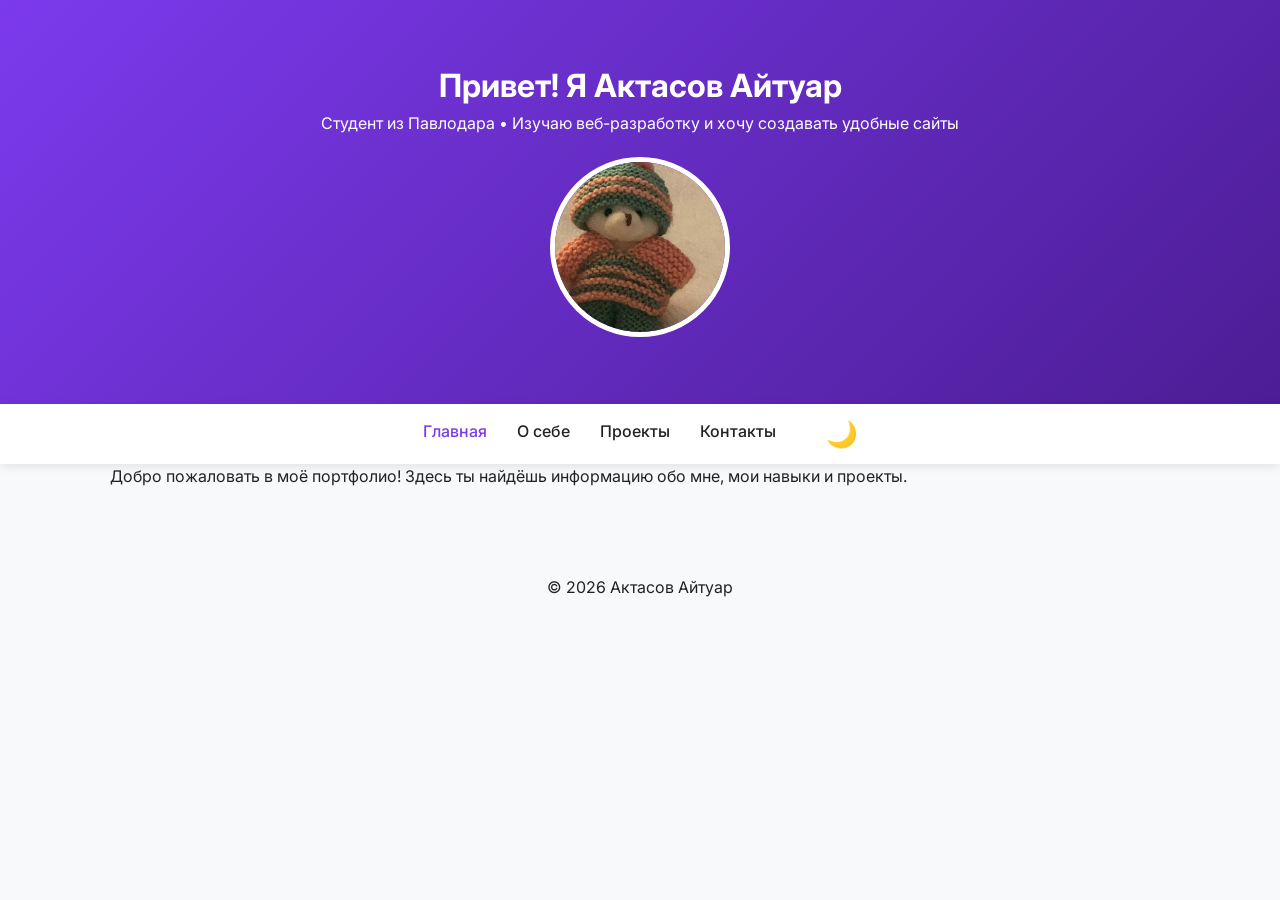
<file: index.html>
<!DOCTYPE html>
<html lang="ru">
<head>
    <meta charset="UTF-8">
    <meta name="viewport" content="width=device-width, initial-scale=1.0">
    <title>Актасов Айтуар | Портфолио</title>
    <link rel="stylesheet" href="style.css">
    <link rel="preconnect" href="https://fonts.googleapis.com">
    <link rel="preconnect" href="https://fonts.gstatic.com" crossorigin>
    <link href="https://fonts.googleapis.com/css2?family=Inter:wght@300;400;500;600;700&display=swap" rel="stylesheet">
    <link rel="stylesheet" href="https://cdnjs.cloudflare.com/ajax/libs/font-awesome/6.5.0/css/all.min.css">
</head>
<body>
    <header>
        <div class="container">
            <h1>Привет! Я Актасов Айтуар</h1>
            <p class="lead">Студент из Павлодара • Изучаю веб-разработку и хочу создавать удобные сайты</p>
            <img src="ava.png" alt="Актасов Айтуар" class="avatar">
        </div>
    </header>

    <nav class="navbar">
        <div class="container">
            <a href="index.html" class="active">Главная</a>
            <a href="about.html">О себе</a>
            <a href="projects.html">Проекты</a>
            <a href="contact.html">Контакты</a>
            <button id="theme-toggle" aria-label="Сменить тему">🌙</button>
        </div>
    </nav>

    <main class="container">
        <section class="hero">
            <p>Добро пожаловать в моё портфолио! Здесь ты найдёшь информацию обо мне, мои навыки и проекты.</p>
        </section>
    </main>

    <footer>
        <p>© 2026 Актасов Айтуар</p>
    </footer>

    <script src="script.js"></script>
</body>
</html>
</file>
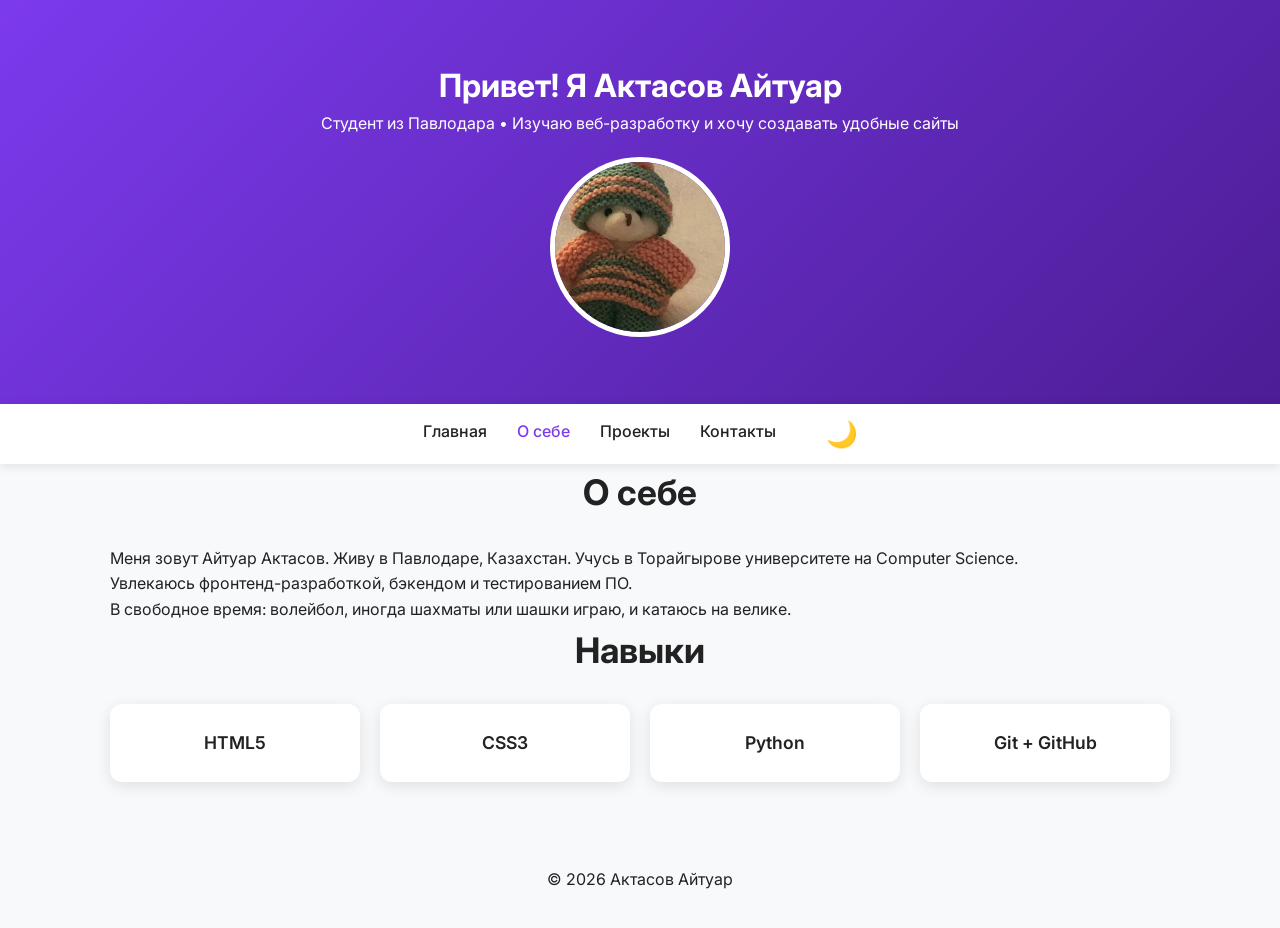
<file: about.html>
<!DOCTYPE html>
<html lang="ru">
<head>
    <meta charset="UTF-8">
    <meta name="viewport" content="width=device-width, initial-scale=1.0">
    <title>О себе | Актасов Айтуар</title>
    <link rel="stylesheet" href="style.css">
    <link rel="preconnect" href="https://fonts.googleapis.com">
    <link rel="preconnect" href="https://fonts.gstatic.com" crossorigin>
    <link href="https://fonts.googleapis.com/css2?family=Inter:wght@300;400;500;600;700&display=swap" rel="stylesheet">
    <link rel="stylesheet" href="https://cdnjs.cloudflare.com/ajax/libs/font-awesome/6.5.0/css/all.min.css">
</head>
<body>
    <header>
        <div class="container">
            <h1>Привет! Я Актасов Айтуар</h1>
            <p class="lead">Студент из Павлодара • Изучаю веб-разработку и хочу создавать удобные сайты</p>
            <img src="ava.png" alt="Актасов Айтуар" class="avatar">
        </div>
    </header>

    <nav class="navbar">
        <div class="container">
            <a href="index.html">Главная</a>
            <a href="about.html" class="active">О себе</a>
            <a href="projects.html">Проекты</a>
            <a href="contact.html">Контакты</a>
            <button id="theme-toggle" aria-label="Сменить тему">🌙</button>
        </div>
    </nav>

    <main class="container">
        <section id="about">
            <h2>О себе</h2>
            <p>Меня зовут Айтуар Актасов. Живу в Павлодаре, Казахстан. Учусь в Торайгырове университете на Computer Science.</p>
            <p>Увлекаюсь фронтенд-разработкой, бэкендом и тестированием ПО.</p>
            <p>В свободное время: волейбол, иногда шахматы или шашки играю, и катаюсь на велике.</p>
        </section>

        <section id="skills">
            <h2>Навыки</h2>
            <div class="skills-grid">
                <div class="skill-card">HTML5</div>
                <div class="skill-card">CSS3</div>
                <div class="skill-card">Python</div>
                <div class="skill-card">Git + GitHub</div>
            </div>
        </section>
    </main>

    <footer>
        <p>© 2026 Актасов Айтуар</p>
    </footer>

    <script src="script.js"></script>
</body>
</html>
</file>
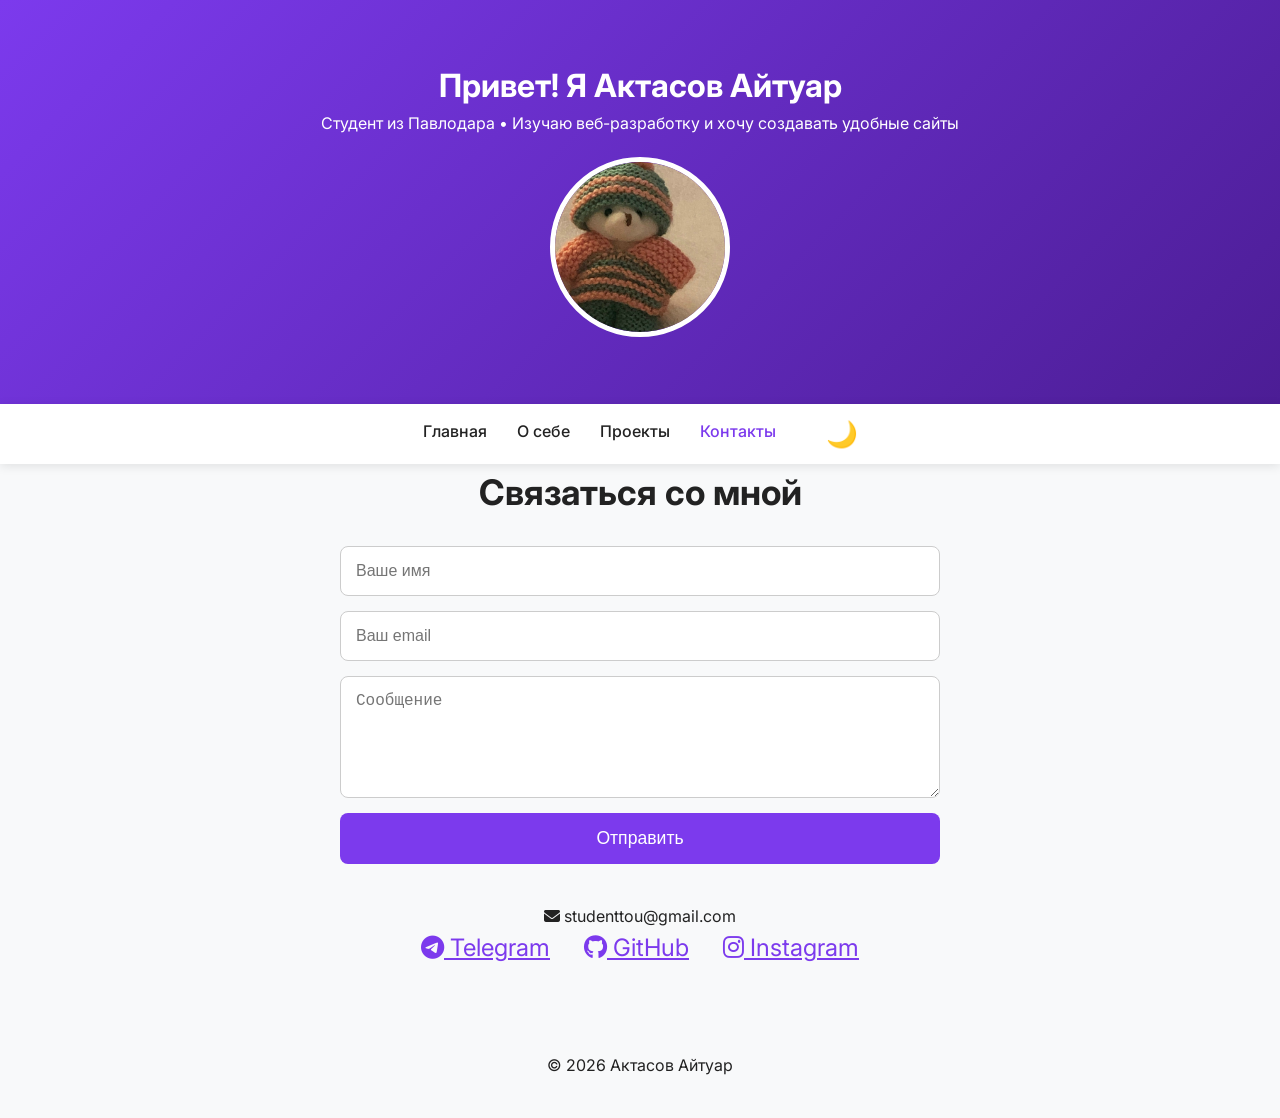
<file: contact.html>
<!DOCTYPE html>
<html lang="ru">
<head>
    <meta charset="UTF-8">
    <meta name="viewport" content="width=device-width, initial-scale=1.0">
    <title>Контакты | Актасов Айтуар</title>
    <link rel="stylesheet" href="style.css">
    <link rel="preconnect" href="https://fonts.googleapis.com">
    <link rel="preconnect" href="https://fonts.gstatic.com" crossorigin>
    <link href="https://fonts.googleapis.com/css2?family=Inter:wght@300;400;500;600;700&display=swap" rel="stylesheet">
    <link rel="stylesheet" href="https://cdnjs.cloudflare.com/ajax/libs/font-awesome/6.5.0/css/all.min.css">
</head>
<body>
    <header>
        <div class="container">
            <h1>Привет! Я Актасов Айтуар</h1>
            <p class="lead">Студент из Павлодара • Изучаю веб-разработку и хочу создавать удобные сайты</p>
            <img src="ava.png" alt="Актасов Айтуар" class="avatar">
        </div>
    </header>

    <nav class="navbar">
        <div class="container">
            <a href="index.html">Главная</a>
            <a href="about.html">О себе</a>
            <a href="projects.html">Проекты</a>
            <a href="contact.html" class="active">Контакты</a>
            <button id="theme-toggle" aria-label="Сменить тему">🌙</button>
        </div>
    </nav>

    <main class="container">
        <section id="contacts">
            <h2>Связаться со мной</h2>
            <form id="contact-form">
                <input type="text" placeholder="Ваше имя" required>
                <input type="email" placeholder="Ваш email" required>
                <textarea placeholder="Сообщение" rows="5" required></textarea>
                <button type="submit">Отправить</button>
            </form>

            <div class="social-links">
                <p><i class="fas fa-envelope"></i> studenttou@gmail.com</p>
                <a href="https://t.me/ait_tg" target="_blank"><i class="fab fa-telegram"></i> Telegram</a>
                <a href="https://github.com/AktasovAituar" target="_blank"><i class="fab fa-github"></i> GitHub</a>
                <a href="https://instagram.com/" target="_blank"><i class="fab fa-instagram"></i> Instagram</a>
            </div>
        </section>
    </main>

    <footer>
        <p>© 2026 Актасов Айтуар</p>
    </footer>

    <script src="script.js"></script>
</body>
</html>
</file>
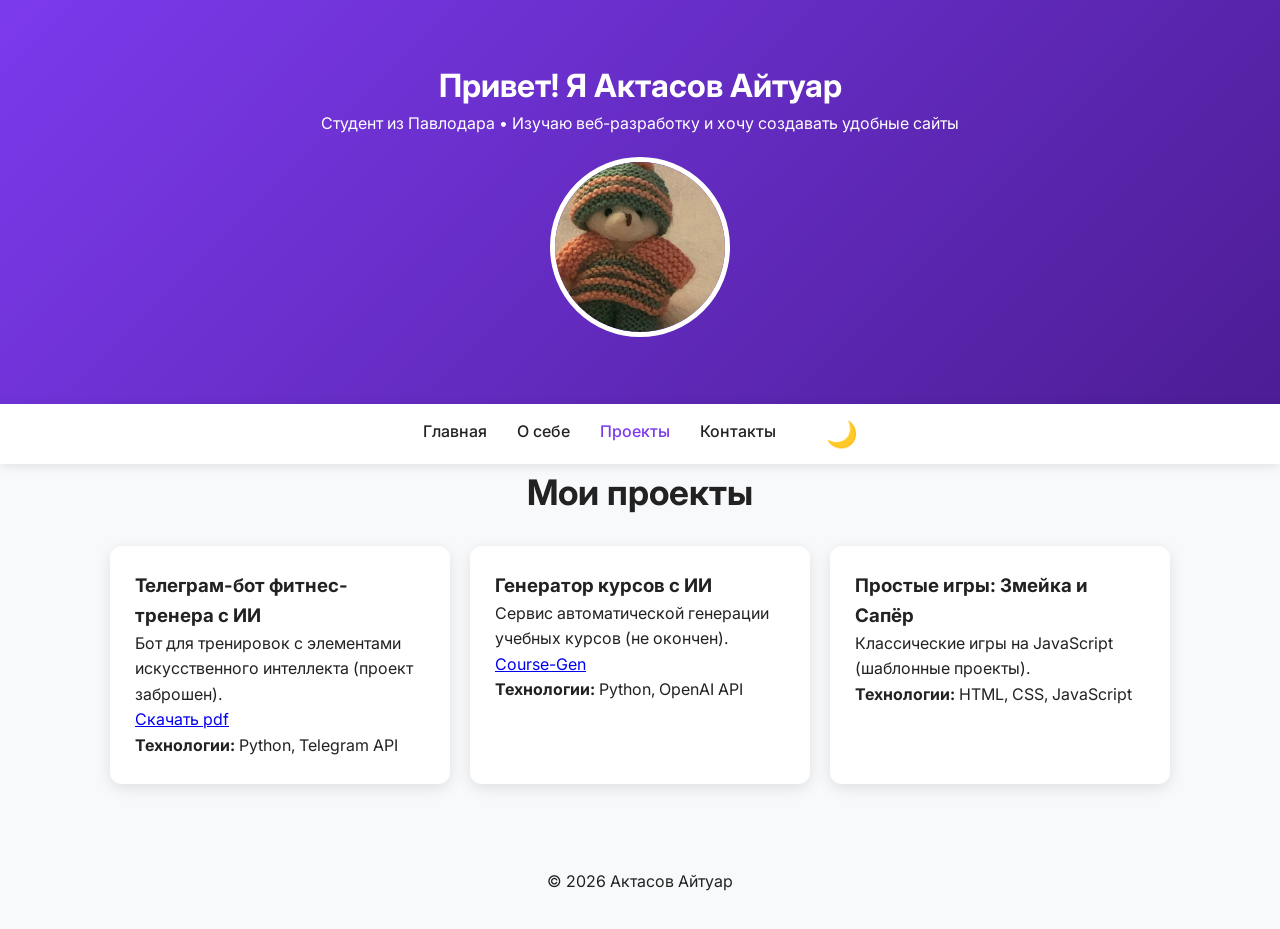
<file: projects.html>
<!DOCTYPE html>
<html lang="ru">
<head>
    <meta charset="UTF-8">
    <meta name="viewport" content="width=device-width, initial-scale=1.0">
    <title>Проекты | Актасов Айтуар</title>
    <link rel="stylesheet" href="style.css">
    <link rel="preconnect" href="https://fonts.googleapis.com">
    <link rel="preconnect" href="https://fonts.gstatic.com" crossorigin>
    <link href="https://fonts.googleapis.com/css2?family=Inter:wght@300;400;500;600;700&display=swap" rel="stylesheet">
    <link rel="stylesheet" href="https://cdnjs.cloudflare.com/ajax/libs/font-awesome/6.5.0/css/all.min.css">
</head>
<body>
    <header>
        <div class="container">
            <h1>Привет! Я Актасов Айтуар</h1>
            <p class="lead">Студент из Павлодара • Изучаю веб-разработку и хочу создавать удобные сайты</p>
            <img src="ava.png" alt="Актасов Айтуар" class="avatar">
        </div>
    </header>

    <nav class="navbar">
        <div class="container">
            <a href="index.html">Главная</a>
            <a href="about.html">О себе</a>
            <a href="projects.html" class="active">Проекты</a>
            <a href="contact.html">Контакты</a>
            <button id="theme-toggle" aria-label="Сменить тему">🌙</button>
        </div>
    </nav>

    <main class="container">
        <section id="projects">
            <h2>Мои проекты</h2>
            <div class="project-grid">
                <div class="project-card">
                    <h3>Телеграм-бот фитнес-тренера с ИИ</h3>
                    <p>Бот для тренировок с элементами искусственного интеллекта (проект заброшен).</p>
                    <a href="document.pdf" download>Скачать pdf</a>
                    <p><strong>Технологии:</strong> Python, Telegram API</p>
                </div>
                <div class="project-card">
                    <h3>Генератор курсов с ИИ</h3>
                    <p>Сервис автоматической генерации учебных курсов (не окончен).</p>
                    <a href="https://github.com/Cobblestone-Generator/Course-Gen"target="_blank">Course-Gen</a>
                    <p><strong>Технологии:</strong> Python, OpenAI API</p>
                </div>
                <div class="project-card">
                    <h3>Простые игры: Змейка и Сапёр</h3>
                    <p>Классические игры на JavaScript (шаблонные проекты).</p>
                    <p><strong>Технологии:</strong> HTML, CSS, JavaScript</p>
                </div>
            </div>
        </section>
    </main>

    <footer>
        <p>© 2026 Актасов Айтуар</p>
    </footer>

    <script src="script.js"></script>
</body>
</html>
</file>
<file: style.css>
:root {
    --bg: #f8f9fa;
    --text: #222;
    --accent: #7C3AED;          
    --card: #fff;
}

.dark {
    --bg: #1a1a2e;
    --text: #eee;
    --accent: #A78BFA;           
    --card: #16213e;
}

* { margin:0; padding:0; box-sizing:border-box; }
body {
    font-family: 'Inter', sans-serif;
    background: var(--bg);
    color: var(--text);
    line-height: 1.6;
}
.container { max-width: 1100px; margin: 0 auto; padding: 0 20px; }

header {
    background: linear-gradient(135deg, #7C3AED, #4C1D95);
    color: white;
    text-align: center;
    padding: 60px 20px;
}
.avatar {
    width: 180px;
    height: 180px;
    border-radius: 50%;
    border: 5px solid white;
    margin-top: 20px;
    object-fit: cover;
    animation: pulse 1.5s infinite ease-in-out;
}
@keyframes pulse{
0%{transform:scale(1);}
50%{transform:scale(1.1);}
100%{transform: scale(1);}
}
.navbar {
    background: var(--card);
    box-shadow: 0 2px 10px rgba(0,0,0,0.1);
    position: sticky;
    top: 0;
    z-index: 100;
}
.navbar .container {
    display: flex;
    justify-content: center;
    gap: 30px;
    padding: 15px 0;
    flex-wrap: wrap;
}
.navbar a {
    color: var(--text);
    text-decoration: none;
    font-weight: 500;
    transition: color 0.3s;
}
.navbar a:hover, .navbar a.active { color: var(--accent); }
#theme-toggle {
    background: none;
    border: none;
    font-size: 1.6rem;
    cursor: pointer;
    margin-left: 20px;
}

main { padding: 60px 0; }
h2 { margin-bottom: 25px; font-size: 2.2rem; text-align: center; }
.skills-grid, .project-grid {
    display: grid;
    grid-template-columns: repeat(auto-fit, minmax(250px, 1fr));
    gap: 20px;
}
.skill-card {
    background: var(--card);
    padding: 25px;
    text-align: center;
    border-radius: 12px;
    box-shadow: 0 4px 15px rgba(0,0,0,0.1);
    font-weight: 600;
    font-size: 1.1rem;
}
.project-card {
    background: var(--card);
    padding: 25px;
    border-radius: 12px;
    box-shadow: 0 4px 15px rgba(0,0,0,0.1);
}
form {
    max-width: 600px;
    margin: 0 auto;
    display: flex;
    flex-direction: column;
    gap: 15px;
}
input, textarea {
    padding: 15px;
    border: 1px solid #ccc;
    border-radius: 8px;
    font-size: 1rem;
}
.dark input, .dark textarea { background: #0f3460; border-color: #555; color: white; }
button[type="submit"] {
    background: var(--accent);
    color: white;
    padding: 15px;
    border: none;
    border-radius: 8px;
    font-size: 1.1rem;
    cursor: pointer;
}
.social-links {
    text-align: center;
    margin-top: 40px;
}
.social-links a {
    margin: 0 15px;
    font-size: 1.5rem;
    color: var(--accent);
}

footer {
    text-align: center;
    padding: 35px 20px;
    background: var(--bg);       
    color: var(--text);
    margin-top: 50px;
}
</file>
